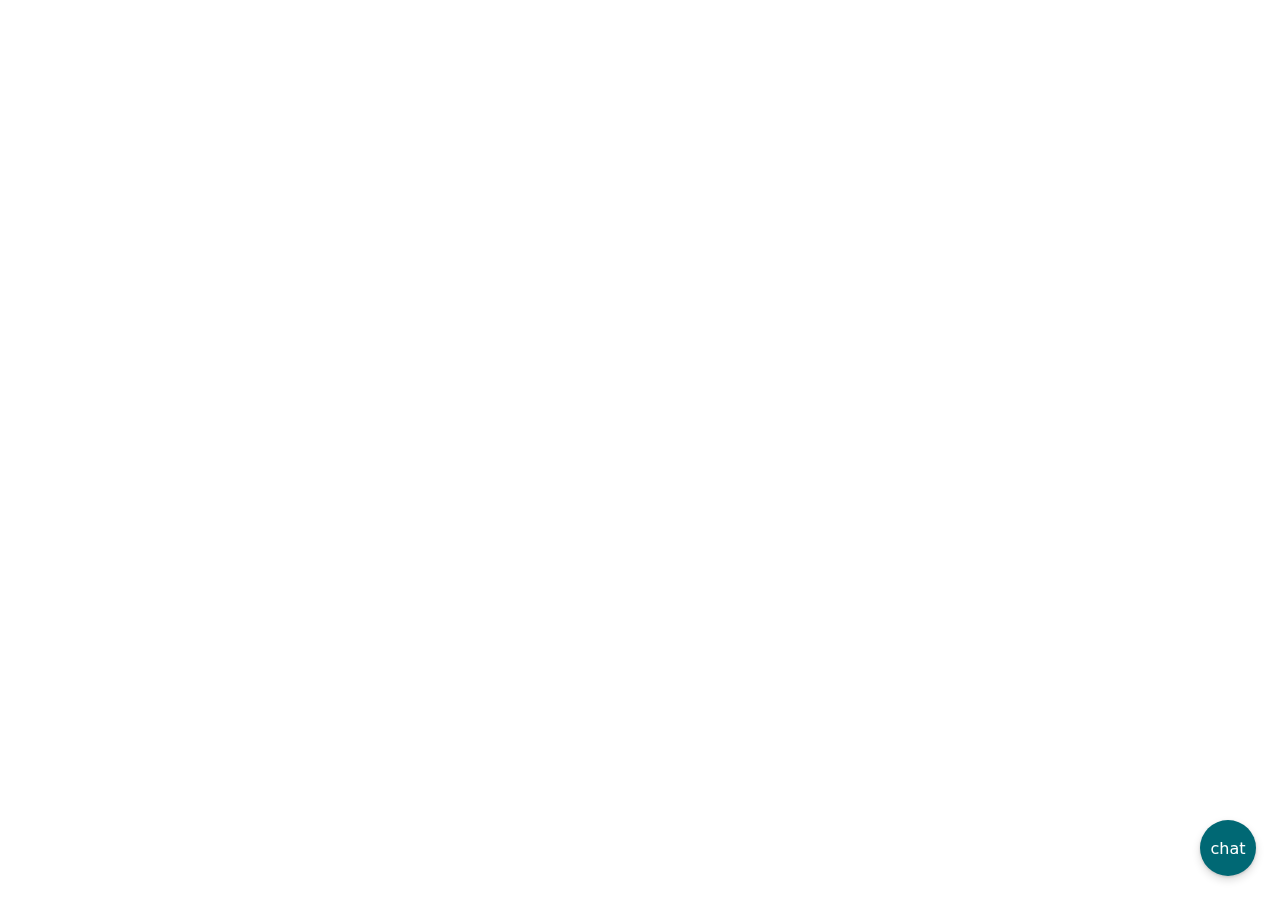
<file: newfile.html>
<!DOCTYPE html>
<html lang="en">
<head>
    <meta charset="UTF-8">
    <meta name="viewport" content="width=device-width, initial-scale=1.0">
    <title>Material 3 Chatbot with Product Display</title>
    <style>
        /* Scoped styles that won't affect the rest of the website */
        #chat-container {
            --chat-primary: #006874;
            --chat-primary-container: #a2eeff;
            --chat-on-primary: #ffffff;
            --chat-on-primary-container: #001f24;
            --chat-secondary: #4a6267;
            --chat-surface: #fafdfd;
            --chat-surface-variant: #dbe4e6;
            --chat-on-surface: #191c1d;
            --chat-on-surface-variant: #3f484a;
            --chat-outline: #6f797a;
            --chat-shadow: rgba(0, 0, 0, 0.15);
            --chat-elevation-1: 0 1px 2px rgba(0, 0, 0, 0.3);
            --chat-elevation-2: 0 1px 3px rgba(0, 0, 0, 0.15), 0 4px 8px rgba(0, 0, 0, 0.15);
            --chat-elevation-3: 0 4px 10px rgba(0, 0, 0, 0.15), 0 8px 24px rgba(0, 0, 0, 0.15);
            --chat-radius-small: 12px;
            --chat-radius-medium: 16px;
            --chat-radius-large: 28px;
            --chat-font-main: system-ui, -apple-system, BlinkMacSystemFont, 'Segoe UI', Roboto, Oxygen, Ubuntu, Cantarell, 'Open Sans', 'Helvetica Neue', sans-serif;
            
            position: fixed;
            bottom: 24px;
            right: 24px;
            z-index: 1000;
            display: flex;
            flex-direction: column;
            align-items: flex-end;
            font-family: var(--chat-font-main);
            color: var(--chat-on-surface);
            line-height: normal;
            box-sizing: border-box;
        }
        
        /* Reset for all elements inside chat container */
        #chat-container * {
            margin: 0;
            padding: 0;
            box-sizing: border-box;
            font-family: var(--chat-font-main);
            line-height: normal;
        }

        /* Chat toggle button */
        #chat-container #chat-toggle {
            width: 56px;
            height: 56px;
            border-radius: 50%;
            background-color: var(--chat-primary);
            color: var(--chat-on-primary);
            display: flex;
            align-items: center;
            justify-content: center;
            cursor: pointer;
            box-shadow: var(--chat-elevation-2);
            transition: all 0.2s ease;
            z-index: 2;
            border: none;
            outline: none;
        }

        #chat-container #chat-toggle:hover {
            background-color: #00565e;
            box-shadow: var(--chat-elevation-3);
        }

        #chat-container .chat-icon {
            font-size: 24px;
            font-family: 'Material Icons';
            font-weight: normal;
            font-style: normal;
            line-height: 1;
            letter-spacing: normal;
            text-transform: none;
            display: inline-block;
            white-space: nowrap;
            word-wrap: normal;
            direction: ltr;
            -webkit-font-feature-settings: 'liga';
            -webkit-font-smoothing: antialiased;
        }

        /* Chat window */
        #chat-container #chat-window {
            position: absolute;
            bottom: 70px;
            right: 0;
            width: 450px;
            height: 500px;
            border-radius: var(--chat-radius-large);
            background-color: var(--chat-surface);
            box-shadow: var(--chat-elevation-3);
            display: flex;
            flex-direction: column;
            overflow: hidden;
            transition: all 0.3s cubic-bezier(0.4, 0, 0.2, 1);
            transform-origin: bottom right;
            transform: scale(0);
            opacity: 0;
        }

        #chat-container #chat-window.open {
            transform: scale(1);
            opacity: 1;
        }

        /* Chat header */
        #chat-container #chat-header {
            background-color: var(--chat-primary);
            color: var(--chat-on-primary);
            padding: 16px;
            font-weight: 600;
            display: flex;
            align-items: center;
            justify-content: space-between;
            box-shadow: var(--chat-elevation-1);
        }

        #chat-container #chat-header h3 {
            font-size: 1.1rem;
            font-weight: 500;
            margin: 0;
            padding: 0;
        }

        /* Chat messages area */
        #chat-container #chat-messages {
            flex: 1;
            overflow-y: auto;
            padding: 16px;
            display: flex;
            flex-direction: column;
            gap: 16px;
            background-color: var(--chat-surface);
        }

        #chat-container .message {
            max-width: 80%;
            padding: 12px 16px;
            border-radius: var(--chat-radius-medium);
            font-size: 0.95rem;
            line-height: 1.4;
            box-shadow: none;
            border: none;
        }

        #chat-container .bot-message {
            align-self: flex-start;
            background-color: var(--chat-surface-variant);
            color: var(--chat-on-surface-variant);
            border-bottom-left-radius: 4px;
        }

        #chat-container .user-message {
            align-self: flex-end;
            background-color: var(--chat-primary-container);
            color: var(--chat-on-primary-container);
            border-bottom-right-radius: 4px;
        }

        /* Product card */
        #chat-container .product-card {
            width: 100%;
            background-color: var(--chat-surface);
            border-radius: var(--chat-radius-medium);
            overflow: hidden;
            border: 1px solid var(--chat-surface-variant);
            box-shadow: var(--chat-elevation-1);
            cursor: pointer;
            transition: all 0.2s ease;
            display: flex;
            align-items: center;
            text-decoration: none;
            color: inherit;
        }

        #chat-container .product-card:hover {
            box-shadow: var(--chat-elevation-2);
            transform: translateY(-2px);
        }

        #chat-container .product-image {
            width: 90px;
            height: 90px;
            object-fit: cover;
        }

        #chat-container .product-info {
            padding: 12px;
            flex: 1;
        }

        #chat-container .product-title {
            font-size: 0.95rem;
            font-weight: 500;
            margin-bottom: 4px;
            color: var(--chat-on-surface);
        }

        #chat-container .product-price {
            font-size: 1rem;
            font-weight: 600;
            color: var(--chat-primary);
        }

        /* Chat input area */
        #chat-container #chat-input-container {
            padding: 12px 16px;
            border-top: 1px solid var(--chat-surface-variant);
            display: flex;
            gap: 8px;
            background-color: var(--chat-surface);
        }

        #chat-container #chat-input {
            flex: 1;
            padding: 12px 16px;
            border-radius: var(--chat-radius-medium);
            border: 1px solid var(--chat-outline);
            background-color: var(--chat-surface);
            font-family: var(--chat-font-main);
            font-size: 0.95rem;
            outline: none;
            transition: border 0.2s ease;
            resize: none;
            min-height: 48px;
            max-height: 120px;
            overflow-y: auto;
            line-height: 1.4;
            color: var(--chat-on-surface);
        }

        #chat-container #chat-input:focus {
            border-color: var(--chat-primary);
        }

        #chat-container #send-button {
            width: 40px;
            height: 40px;
            border-radius: 50%;
            background-color: var(--chat-primary);
            color: var(--chat-on-primary);
            border: none;
            display: flex;
            align-items: center;
            justify-content: center;
            cursor: pointer;
            transition: background-color 0.2s ease;
            padding: 0;
        }

        #chat-container #send-button:hover {
            background-color: #00565e;
        }

        /* Typing indicator - Material 3 style */
        #chat-container .typing-indicator {
            display: flex;
            align-items: center;
            align-self: flex-start;
            background-color: var(--chat-primary-container);
            padding: 10px 16px;
            border-radius: var(--chat-radius-medium);
            border-bottom-left-radius: 4px;
            margin-top: 8px;
            box-shadow: var(--chat-elevation-1);
        }

        #chat-container .typing-indicator .dot {
            height: 8px;
            width: 8px;
            border-radius: 50%;
            background-color: var(--chat-primary);
            display: inline-block;
            margin-right: 5px;
            animation: chat-typing 1.4s infinite;
        }

        #chat-container .typing-indicator .dot:nth-child(2) {
            animation-delay: 0.2s;
        }

        #chat-container .typing-indicator .dot:nth-child(3) {
            animation-delay: 0.4s;
            margin-right: 8px;
        }
        
        #chat-container .typing-indicator .text {
            color: var(--chat-on-primary-container);
            font-size: 0.85rem;
            font-weight: 500;
        }

        @keyframes chat-typing {
            0% { transform: translateY(0); }
            50% { transform: translateY(-5px); }
            100% { transform: translateY(0); }
        }
        
        /* Disabled input state */
        #chat-container #chat-input:disabled {
            background-color: var(--chat-surface-variant);
            color: var(--chat-on-surface-variant);
            opacity: 0.7;
            cursor: not-allowed;
        }
        
        #chat-container #send-button:disabled {
            background-color: var(--chat-surface-variant);
            color: var(--chat-on-surface-variant);
            opacity: 0.7;
            cursor: not-allowed;
        }
        
        /* Chat header options */
        #chat-container .header-option {
            width: 32px;
            height: 32px;
            border-radius: 50%;
            display: flex;
            align-items: center;
            justify-content: center;
            cursor: pointer;
            margin-right: 8px;
            transition: background-color 0.2s ease;
        }
        
        #chat-container .header-option:hover {
            background-color: rgba(255, 255, 255, 0.2);
        }
        
        #chat-container .header-option .chat-icon {
            font-size: 20px;
            color: var(--chat-on-primary);
        }
        
        /* System message */
        #chat-container .system-message {
            align-self: center;
            background-color: var(--chat-primary-container);
            color: var(--chat-on-primary-container);
            font-size: 0.85rem;
            padding: 8px 12px;
            border-radius: var(--chat-radius-small);
            margin: 8px 0;
            opacity: 1;
            transition: opacity 0.3s ease;
        }
        
        /* Error message */
        #chat-container .error-message {
            background-color: #ffebee;
            color: #b71c1c;
            border-left: 4px solid #f44336;
        }

        /* Responsive adjustments */
        @media (max-width: 480px) {
            #chat-container #chat-window {
                width: calc(100vw - 48px);
                height: 60vh;
                bottom: 70px;
                right: 0;
            }
        }
    </style>
</head>
<body>
    <!-- Chat Container -->
    <div id="chat-container">
        <!-- Chat Window -->
        <div id="chat-window">
            <!-- Chat Header -->
            <div id="chat-header">
                <h3>Product Assistant</h3>
                <span class="material-icons" id="minimize-chat">remove</span>
            </div>
            
            <!-- Chat Messages -->
            <div id="chat-messages">
                <div class="message bot-message">
                    Hi there! I'm your product assistant. Ask me about our products, and I'll show you some options.
                </div>
            </div>
            
            <!-- Chat Input Container -->
            <div id="chat-input-container">
                <textarea id="chat-input" placeholder="Type a message..."></textarea>
                <button id="send-button">
                    <span class="material-icons">send</span>
                </button>
            </div>
        </div>
        
        <!-- Chat Toggle Button -->
        <div id="chat-toggle">
            <span class="material-icons">chat</span>
        </div>
    </div>

    <script>
        // Load Material Icons font inline without external dependencies
        (function() {
            // Only execute if Material Icons are not already loaded
            if (!document.getElementById('material-icons-font')) {
                // This will create a more limited set of material icons needed for the chatbot
                const iconFont = document.createElement('style');
                iconFont.id = 'material-icons-font';
                iconFont.textContent = `
                    @font-face {
                        font-family: 'Material Icons';
                        font-style: normal;
                        font-weight: 400;
                        src: url('https://cdn.shopify.com/s/files/1/0744/0764/1366/files/MaterialIcons-Regular.ttf?v=1754460277') format('truetype');
                        font-display: block;
                    }

                    #chat-container .chat-icon {
                        font-family: 'Material Icons';
                        font-weight: normal;
                        font-style: normal;
                        font-size: 24px;
                        line-height: 1;
                        letter-spacing: normal;
                        text-transform: none;
                        display: inline-block;
                        white-space: nowrap;
                        direction: ltr;
                        -webkit-font-feature-settings: 'liga';
                        -webkit-font-smoothing: antialiased;
                        font-feature-settings: 'liga';
                    }
                `;

                document.head.appendChild(iconFont);
            }
        })();

        document.addEventListener('DOMContentLoaded', function() {
            // Initialize ChatBotService
            const chatService = new ChatBotService();
            
            // Initialize UI handlers
            chatService.initUI();
        });
        
        /**
         * ChatBotService - Handles communication with AI backend and UI interactions
         */
        class ChatBotService {
            constructor() {
                // DOM Elements
                this.chatToggle = document.getElementById('chat-toggle');
                this.chatWindow = document.getElementById('chat-window');
                this.minimizeChat = document.getElementById('minimize-chat');
                this.chatMessages = document.getElementById('chat-messages');
                this.chatInput = document.getElementById('chat-input');
                this.sendButton = document.getElementById('send-button');
                
                // Configuration
                this.config = {
                    timeout: 30000,              // Maximum request timeout (ms)
                    maxRetries: 3,               // Maximum number of retry attempts
                    retryDelay: 1000,            // Base delay between retries (ms)
                    debounceDelay: 300,          // Debounce delay for input (ms)
                    apiEndpoint: 'https://your-api-endpoint.com/chat',   // AI service endpoint URL
                    maxConcurrentRequests: 2     // Limit concurrent API requests
                };
                
                // Conversation state
                this.conversationHistory = [];
                this.rememberMode = false;
                this.sessionId = this.getSessionId();
                
                // Request state
                this.isProcessingRequest = false;
                this.abortController = null;
                this.requestQueue = [];
                this.isAITyping = false;
                
                // Performance optimization
                this.responseCache = new Map();
                
                // Sample product data
                this.products = [
                    {
                        id: 1,
                        title: "Arduino Uno R3",
                        price: "$22.99",
                        image: "[data-uri]",
                        link: "https://example.com/arduino-uno"
                    },
                    {
                        id: 2,
                        title: "Raspberry Pi 4 Model B",
                        price: "$45.99",
                        image: "[data-uri]",
                        link: "https://example.com/raspberry-pi-4"
                    },
                    {
                        id: 3,
                        title: "ESP32 Development Board",
                        price: "$10.99",
                        image: "[data-uri]",
                        link: "https://example.com/esp32"
                    }
                ];
                
                // Add chat header options
                this.addHeaderOptions();
            }
            
            /**
             * Initialize UI event handlers
             */
            initUI() {
                // Toggle chat window
                this.chatToggle.addEventListener('click', () => this.toggleChatWindow());
                
                // Minimize chat
                this.minimizeChat.addEventListener('click', () => this.minimizeChatWindow());
                
                // Send button click
                this.sendButton.addEventListener('click', () => this.sendMessage());
                
                // Enter key press
                this.chatInput.addEventListener('keypress', (e) => {
                    if (e.key === 'Enter' && !e.shiftKey) {
                        e.preventDefault(); // Prevent default behavior (new line)
                        this.sendMessage();
                    }
                });
                
                // Auto-resize textarea based on content
                this.chatInput.addEventListener('input', function() {
                    // Reset height to auto to properly calculate the new height
                    this.style.height = 'auto';
                    
                    // Set new height based on scrollHeight (content height)
                    // Limit to max-height defined in CSS
                    const newHeight = Math.min(this.scrollHeight, 120);
                    this.style.height = newHeight + 'px';
                });
                
                // Add welcome message
                this.addMessage("Hi there! I'm your product assistant. Ask me about our products, and I'll show you some options.", 'bot');
            }
            
            /**
             * Add options to chat header
             */
            addHeaderOptions() {
                const headerElement = document.getElementById('chat-header');
                
                // Create memory mode toggle
                const memoryToggle = document.createElement('div');
                memoryToggle.classList.add('header-option');
                memoryToggle.innerHTML = '<span class="chat-icon">memory</span>';
                memoryToggle.title = "Toggle Memory Mode";
                memoryToggle.addEventListener('click', () => this.toggleRememberMode());
                
                // Create reset button
                const resetButton = document.createElement('div');
                resetButton.classList.add('header-option');
                resetButton.innerHTML = '<span class="chat-icon">refresh</span>';
                resetButton.title = "Reset Conversation";
                resetButton.addEventListener('click', () => this.resetConversation());
                
                // Add the options to header
                headerElement.insertBefore(resetButton, this.minimizeChat);
                headerElement.insertBefore(memoryToggle, resetButton);
            }
            
            /**
             * Toggle chat window visibility
             */
            toggleChatWindow() {
                this.chatWindow.classList.toggle('open');
                
                // Change icon based on state
                const icon = this.chatToggle.querySelector('.chat-icon');
                if (this.chatWindow.classList.contains('open')) {
                    icon.textContent = 'close';
                    this.chatInput.focus();
                } else {
                    icon.textContent = 'chat';
                }
            }
            
            /**
             * Minimize chat window
             */
            minimizeChatWindow() {
                this.chatWindow.classList.remove('open');
                this.chatToggle.querySelector('.chat-icon').textContent = 'chat';
            }
            
            /**
             * Send user message to AI and process response
             */
            async sendMessage() {
                const message = this.chatInput.value.trim();
                if (!message || this.isAITyping) return;
                
                this.addMessage(message, 'user');
                this.chatInput.value = '';
                this.chatInput.style.height = 'auto';
                
                // Add to conversation history if remember mode is on
                if (this.rememberMode) {
                    this.conversationHistory.push({ role: 'user', content: message });
                }
                
                // Disable input while AI is processing
                this.setInputDisabled(true);
                this.showTypingIndicator();
                
                try {
                    // For demo purposes, use local response processor
                    // In production, this would call the backend API
                    const response = await this.getAIResponse(message);
                    this.hideTypingIndicator();
                    
                    // Process different response types
                    if (typeof response === 'string') {
                        this.addMessage(response, 'bot');
                    } else if (response.products) {
                        this.addProductsFromResponse(response.products);
                    }
                    
                    // Add AI response to history if remember mode is on
                    if (this.rememberMode) {
                        this.conversationHistory.push({ 
                            role: 'assistant', 
                            content: typeof response === 'string' ? response : JSON.stringify(response)
                        });
                    }
                } catch (error) {
                    this.hideTypingIndicator();
                    this.handleError(error);
                } finally {
                    this.setInputDisabled(false);
                }
            }
            
            /**
             * Make API request to the backend
             */
            async makeRequest(data, retryCount = 0) {
                try {
                    console.log(`Sending request with data: ${JSON.stringify(data)}`);
                    
                    // Set up abort controller with timeout
                    this.abortController = new AbortController();
                    const timeoutId = setTimeout(() => {
                        this.abortController.abort();
                        throw new Error('Request timeout');
                    }, this.config.timeout);
                    
                    const response = await fetch(this.config.apiEndpoint, {
                        method: 'POST',
                        headers: {
                            'Content-Type': 'application/json',
                            'X-Requested-With': 'XMLHttpRequest'
                        },
                        body: JSON.stringify(data),
                        signal: this.abortController.signal
                    });
                    
                    clearTimeout(timeoutId);
                    
                    if (!response.ok) {
                        throw new Error(`HTTP ${response.status}: ${response.statusText}`);
                    }
                    
                    const result = await response.json();
                    
                    if (result.error) {
                        throw new Error(result.error || 'Unknown server error');
                    }
                    
                    return result.reply;
                    
                } catch (error) {
                    if (error.name === 'AbortError') {
                        throw new Error('Request was cancelled');
                    }
                    
                    if (error.message === 'Request timeout') {
                        throw new Error('Server response timeout (30s)');
                    }
                    
                    // Retry logic for network errors
                    if (retryCount < this.config.maxRetries && this.isRetryableError(error)) {
                        await this.delay(this.config.retryDelay * Math.pow(2, retryCount));
                        return this.makeRequest(data, retryCount + 1);
                    }
                    
                    throw error;
                }
            }
            
            /**
             * Get AI response - with caching
             */
            async getAIResponse(message) {
                // Check cache first for performance
                const cacheKey = this.rememberMode ? 
                    `${message}_${JSON.stringify(this.conversationHistory)}` : 
                    message;
                
                if (this.responseCache.has(cacheKey)) {
                    // Simulate network delay for cached responses
                    await this.delay(500 + Math.random() * 1000);
                    return this.responseCache.get(cacheKey);
                }
                
                // For demo, simulate API response
                // In production, this would be a real API call using makeRequest
                // const requestData = {
                //     message: message,
                //     conversation_history: this.rememberMode ? this.conversationHistory : [],
                //     session_id: this.sessionId
                // };
                // const response = await this.makeRequest(requestData);
                
                // Simulate backend response for demo
                const response = await this.simulateAPIResponse(message);
                
                // Cache the response
                this.responseCache.set(cacheKey, response);
                
                // Limit cache size for memory management
                if (this.responseCache.size > 100) {
                    const firstKey = this.responseCache.keys().next().value;
                    this.responseCache.delete(firstKey);
                }
                
                return response;
            }
            
            /**
             * Simulate API response for demo purposes
             * In production, this would be replaced with actual API calls
             */
            async simulateAPIResponse(message) {
                const lowerMessage = message.toLowerCase();
                await this.delay(1000 + Math.random() * 2000); // Simulate network delay
                
                // Check if message contains keywords for microcontrollers
                if (lowerMessage.includes('arduino') || 
                    lowerMessage.includes('microcontroller') || 
                    lowerMessage.includes('raspberry') || 
                    lowerMessage.includes('controller') || 
                    lowerMessage.includes('board') || 
                    lowerMessage.includes('electronic')) {
                    
                    // Return product list response
                    return {
                        type: 'products',
                        message: "Here are some products you might be interested in:",
                        products: this.products
                    };
                } 
                // Check if asking for specific product
                else if (lowerMessage.includes('arduino uno')) {
                    return {
                        type: 'products',
                        message: "Here's the Arduino Uno you asked about:",
                        products: [this.products[0]]
                    };
                }
                else if (lowerMessage.includes('raspberry pi')) {
                    return {
                        type: 'products',
                        message: "Here's the Raspberry Pi you asked about:",
                        products: [this.products[1]]
                    };
                }
                else if (lowerMessage.includes('esp32')) {
                    return {
                        type: 'products',
                        message: "Here's the ESP32 you asked about:",
                        products: [this.products[2]]
                    };
                }
                else if (lowerMessage.includes('memory') || lowerMessage.includes('remember')) {
                    return `Memory mode is currently ${this.rememberMode ? 'enabled' : 'disabled'}. You can toggle it by clicking the memory icon in the header.`;
                }
                else if (lowerMessage.includes('reset') || lowerMessage.includes('clear')) {
                    return "You can reset our conversation by clicking the refresh icon in the header.";
                }
                // Handle "remember mode" context
                else if (this.rememberMode && this.conversationHistory.length > 0) {
                    // Example of using context in responses
                    const userMentionedProducts = this.conversationHistory.some(msg => 
                        msg.role === 'user' && 
                        (msg.content.toLowerCase().includes('arduino') || 
                         msg.content.toLowerCase().includes('raspberry') ||
                         msg.content.toLowerCase().includes('esp32'))
                    );
                    
                    if (userMentionedProducts && (lowerMessage.includes('price') || lowerMessage.includes('cost'))) {
                        return "Based on our conversation, I see you're interested in our microcontrollers. Prices range from $10.99 for the ESP32 to $45.99 for the Raspberry Pi 4.";
                    }
                }
                
                // Default response
                return "I can help you find microcontrollers and development boards. Try asking about Arduino, Raspberry Pi, or ESP32!";
            }
            
            /**
             * Check if error is retryable
             */
            isRetryableError(error) {
                const retryableErrors = [
                    'NetworkError',
                    'TypeError',
                    'Failed to fetch'
                ];
                return retryableErrors.some(errorType => 
                    error.message.includes(errorType) || error.name === errorType
                );
            }
            
            /**
             * Handle errors with user-friendly messages
             */
            handleError(error) {
                console.error('ChatBot error:', error);
                
                const errorDiv = document.createElement('div');
                errorDiv.className = 'message error-message';
                errorDiv.textContent = `Error: ${error.message}`;
                this.chatMessages.appendChild(errorDiv);
                this.scrollToBottom();
                
                // Auto-remove error message after 5 seconds
                setTimeout(() => {
                    if (errorDiv.parentNode) {
                        errorDiv.remove();
                    }
                }, 5000);
            }
            
            /**
             * Get or create session ID
             */
            getSessionId() {
                // Using a basic session ID generation method to avoid localStorage
                return 'session_' + Date.now() + '_' + Math.random().toString(36).substr(2, 9);
            }
            
            /**
             * Toggle remember mode
             */
            toggleRememberMode() {
                this.rememberMode = !this.rememberMode;
                
                // Show feedback
                const mode = this.rememberMode ? 'enabled' : 'disabled';
                this.addSystemMessage(`Memory Mode ${mode}. ${this.rememberMode ? 'I will now remember our conversation context.' : 'Conversation context will not be saved.'}`);
            }
            
            /**
             * Reset conversation
             */
            resetConversation() {
                // Clear conversation history
                this.conversationHistory = [];
                
                // Clear chat messages
                while (this.chatMessages.firstChild) {
                    this.chatMessages.removeChild(this.chatMessages.firstChild);
                }
                
                // Cancel any pending requests
                if (this.abortController) {
                    this.abortController.abort();
                }
                
                // Clear cache
                this.responseCache.clear();
                
                // Generate new session ID
                this.sessionId = this.getSessionId();
                
                // Add welcome message
                this.addSystemMessage('Conversation has been reset.');
                this.addMessage("Hi there! I'm your product assistant. Ask me about our products, and I'll show you some options.", 'bot');
            }
            
            /**
             * Cleanup resources
             */
            cleanup() {
                if (this.abortController) {
                    this.abortController.abort();
                }
                this.responseCache.clear();
            }
            
            /**
             * Add message to chat
             */
            addMessage(text, sender) {
                const messageDiv = document.createElement('div');
                messageDiv.classList.add('message');
                messageDiv.classList.add(sender + '-message');
                messageDiv.textContent = text;
                this.chatMessages.appendChild(messageDiv);
                
                this.scrollToBottom();
            }
            
            /**
             * Add system message to chat (for notifications)
             */
            addSystemMessage(text) {
                const messageDiv = document.createElement('div');
                messageDiv.classList.add('message', 'system-message');
                messageDiv.textContent = text;
                this.chatMessages.appendChild(messageDiv);
                
                this.scrollToBottom();
                
                // Auto-remove system message after 5 seconds
                setTimeout(() => {
                    if (messageDiv.parentNode) {
                        messageDiv.style.opacity = '0';
                        setTimeout(() => {
                            if (messageDiv.parentNode) {
                                messageDiv.remove();
                            }
                        }, 300);
                    }
                }, 5000);
            }
            
            /**
             * Add products from response
             */
            addProductsFromResponse(products) {
                // Add intro message
                this.addMessage("Here are some products you might be interested in:", 'bot');
                
                // Add each product
                products.forEach((product, index) => {
                    setTimeout(() => {
                        this.addProduct(product);
                    }, index * 300);
                });
            }
            
            /**
             * Add product to chat
             */
            addProduct(product) {
                const productDiv = document.createElement('div');
                productDiv.classList.add('message', 'bot-message');
                
                const productLink = document.createElement('a');
                productLink.classList.add('product-card');
                productLink.href = product.link;
                productLink.target = "_blank";
                
                productLink.innerHTML = `
                    <img src="${product.image}" alt="${product.title}" class="product-image">
                    <div class="product-info">
                        <h4 class="product-title">${product.title}</h4>
                        <p class="product-price">${product.price}</p>
                    </div>
                `;
                
                productDiv.appendChild(productLink);
                this.chatMessages.appendChild(productDiv);
                
                this.scrollToBottom();
            }
            
            /**
             * Show typing indicator
             */
            showTypingIndicator() {
                this.isAITyping = true;
                const typingDiv = document.createElement('div');
                typingDiv.classList.add('typing-indicator');
                typingDiv.innerHTML = `
                    <div class="dot"></div>
                    <div class="dot"></div>
                    <div class="dot"></div>
                    <span class="text">Assistant is typing...</span>
                `;
                typingDiv.id = 'typing-indicator';
                this.chatMessages.appendChild(typingDiv);
                
                this.scrollToBottom();
            }
            
            /**
             * Hide typing indicator
             */
            hideTypingIndicator() {
                this.isAITyping = false;
                const typingIndicator = document.getElementById('typing-indicator');
                if (typingIndicator) {
                    typingIndicator.remove();
                }
            }
            
            /**
             * Set input disabled state
             */
            setInputDisabled(disabled) {
                this.chatInput.disabled = disabled;
                this.sendButton.disabled = disabled;
                
                if (!disabled) {
                    this.chatInput.focus();
                }
            }
            
            /**
             * Scroll chat to bottom
             */
            scrollToBottom() {
                this.chatMessages.scrollTop = this.chatMessages.scrollHeight;
            }
            
            /**
             * Utility function for delays
             */
            delay(ms) {
                return new Promise(resolve => setTimeout(resolve, ms));
            }
        }
    </script>   
</body>
</html>
</file>
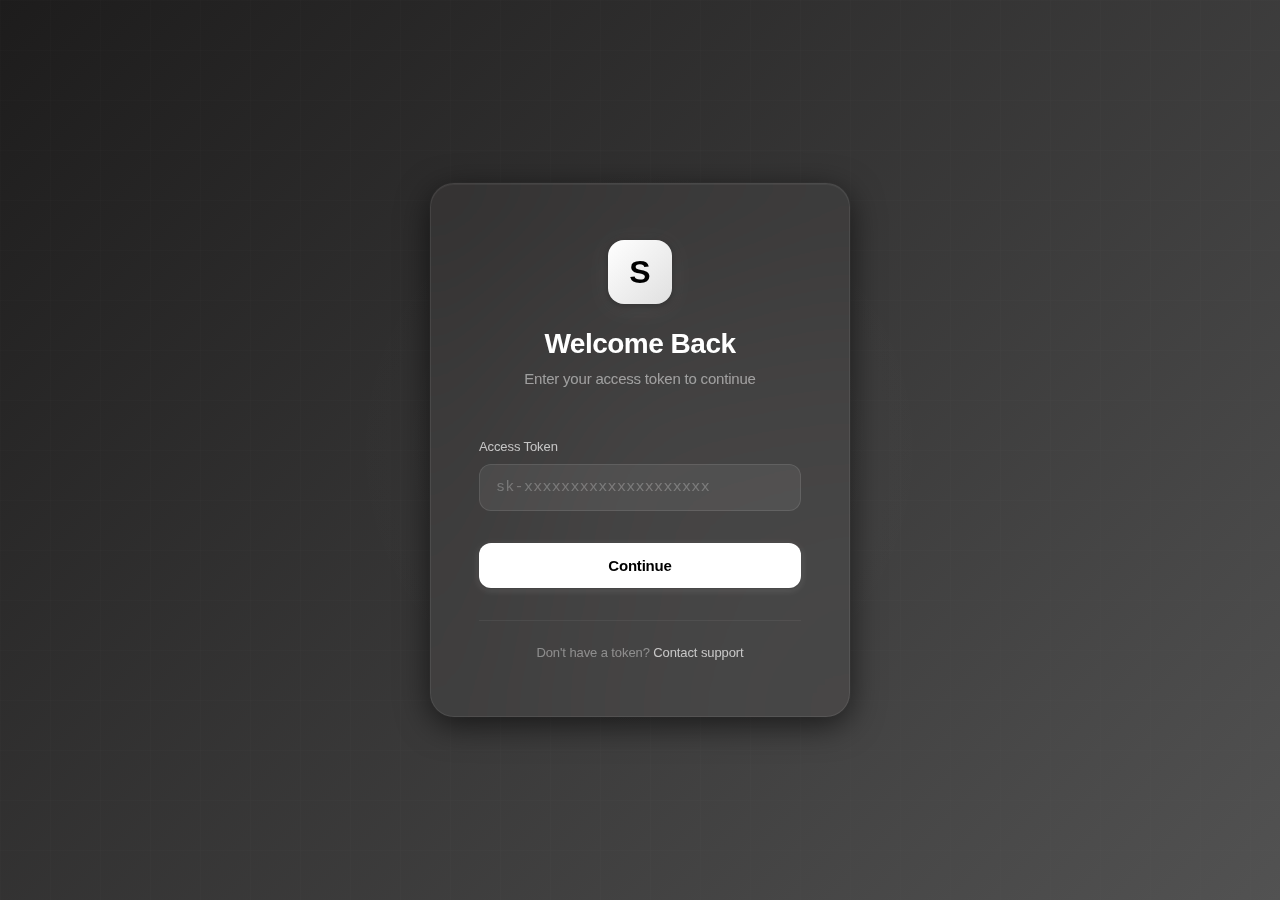
<file: Pages/auth.html>
<!DOCTYPE html>
<html lang="en">
  <head>
    <meta charset="UTF-8" />
    <meta name="viewport" content="width=device-width, initial-scale=1.0" />
    <title>Access Token Authentication</title>
    <style>
      * {
        margin: 0;
        padding: 0;
        box-sizing: border-box;
      }

      body {
        font-family: -apple-system, BlinkMacSystemFont, "SF Pro Display",
          "Segoe UI", sans-serif;
        background: linear-gradient(135deg, #1d1c1c, #525252);

        min-height: 100vh;
        display: flex;
        align-items: center;
        justify-content: center;
        padding: 20px;
        position: relative;
        overflow: hidden;
      }

      /* Subtle grid pattern */
      body::before {
        content: "";
        position: absolute;
        top: 0;
        left: 0;
        right: 0;
        bottom: 0;
        background-image: linear-gradient(
            rgba(255, 255, 255, 0.02) 1px,
            transparent 1px
          ),
          linear-gradient(90deg, rgba(255, 255, 255, 0.02) 1px, transparent 1px);
        background-size: 50px 50px;
        opacity: 0.5;
      }

      /* Subtle gradient orb */
      body::after {
        content: "";
        position: absolute;
        width: 600px;
        height: 600px;
        background: radial-gradient(
          circle,
          rgba(255, 255, 255, 0.03) 0%,
          transparent 70%
        );
        border-radius: 50%;
        top: 50%;
        left: 50%;
        transform: translate(-50%, -50%);
        animation: pulse 8s ease-in-out infinite;
      }

      @keyframes pulse {
        0%,
        100% {
          transform: translate(-50%, -50%) scale(1);
          opacity: 0.3;
        }
        50% {
          transform: translate(-50%, -50%) scale(1.1);
          opacity: 0.5;
        }
      }

      /* Glass morphism container */
      .auth-container {
        background: rgba(255, 255, 255, 0.03);
        backdrop-filter: blur(40px) saturate(180%);
        -webkit-backdrop-filter: blur(40px) saturate(180%);
        border-radius: 24px;
        border: 1px solid rgba(255, 255, 255, 0.08);
        box-shadow: 0 8px 32px rgba(0, 0, 0, 0.6),
          inset 0 1px 0 rgba(255, 255, 255, 0.05),
          0 0 0 1px rgba(255, 255, 255, 0.02);
        width: 100%;
        max-width: 420px;
        padding: 56px 48px;
        animation: slideUp 0.7s cubic-bezier(0.16, 1, 0.3, 1);
        position: relative;
        z-index: 1;
      }

      @keyframes slideUp {
        from {
          opacity: 0;
          transform: translateY(30px) scale(0.96);
          filter: blur(10px);
        }
        to {
          opacity: 1;
          transform: translateY(0) scale(1);
          filter: blur(0);
        }
      }

      .logo-container {
        text-align: center;
        margin-bottom: 48px;
      }

      .logo {
        width: 64px;
        height: 64px;
        background: linear-gradient(135deg, #ffffff 0%, #e0e0e0 100%);
        border-radius: 16px;
        display: inline-flex;
        align-items: center;
        justify-content: center;
        font-size: 32px;
        color: #000000;
        font-weight: 600;
        margin-bottom: 24px;
        box-shadow: 0 4px 24px rgba(255, 255, 255, 0.1),
          0 2px 8px rgba(0, 0, 0, 0.4);
        animation: logoFloat 4s ease-in-out infinite;
      }

      @keyframes logoFloat {
        0%,
        100% {
          transform: translateY(0);
        }
        50% {
          transform: translateY(-6px);
        }
      }

      h1 {
        font-size: 28px;
        color: #ffffff;
        margin-bottom: 8px;
        font-weight: 600;
        letter-spacing: -0.5px;
      }

      .subtitle {
        color: rgba(255, 255, 255, 0.5);
        font-size: 15px;
        line-height: 1.5;
        font-weight: 400;
        letter-spacing: -0.2px;
      }

      .form-group {
        margin-bottom: 20px;
      }

      label {
        display: block;
        color: rgba(255, 255, 255, 0.7);
        font-size: 13px;
        font-weight: 500;
        margin-bottom: 10px;
        letter-spacing: -0.1px;
      }

      .input-wrapper {
        position: relative;
      }

      input[type="text"] {
        width: 100%;
        padding: 14px 16px;
        background: rgba(255, 255, 255, 0.04);
        backdrop-filter: blur(10px);
        border: 1px solid rgba(255, 255, 255, 0.1);
        border-radius: 12px;
        font-size: 15px;
        color: #ffffff;
        transition: all 0.3s cubic-bezier(0.4, 0, 0.2, 1);
        outline: none;
        font-family: "SF Mono", "Monaco", "Courier New", monospace;
        letter-spacing: 0.3px;
      }

      input[type="text"]:focus {
        background: rgba(255, 255, 255, 0.06);
        border-color: rgba(255, 255, 255, 0.2);
        box-shadow: 0 0 0 4px rgba(255, 255, 255, 0.05),
          0 4px 12px rgba(0, 0, 0, 0.3);
        transform: translateY(-1px);
      }

      input[type="text"]::placeholder {
        color: rgba(255, 255, 255, 0.25);
      }

      /* Apple-style button */
      .btn-submit {
        width: 100%;
        padding: 14px;
        background: #ffffff;
        color: #000000;
        border: none;
        border-radius: 12px;
        font-size: 15px;
        font-weight: 600;
        letter-spacing: -0.2px;
        cursor: pointer;
        transition: all 0.2s cubic-bezier(0.4, 0, 0.2, 1);
        margin-top: 12px;
        box-shadow: 0 2px 8px rgba(255, 255, 255, 0.15),
          0 1px 2px rgba(0, 0, 0, 0.3);
        position: relative;
        overflow: hidden;
      }

      .btn-submit::before {
        content: "";
        position: absolute;
        top: 0;
        left: 0;
        right: 0;
        bottom: 0;
        background: linear-gradient(
          180deg,
          rgba(255, 255, 255, 0) 0%,
          rgba(0, 0, 0, 0.05) 100%
        );
        opacity: 0;
        transition: opacity 0.2s ease;
      }

      .btn-submit:hover {
        transform: translateY(-1px);
        box-shadow: 0 4px 16px rgba(255, 255, 255, 0.2),
          0 2px 4px rgba(0, 0, 0, 0.3);
      }

      .btn-submit:hover::before {
        opacity: 1;
      }

      .btn-submit:active {
        transform: scale(0.98);
        box-shadow: 0 1px 4px rgba(255, 255, 255, 0.1),
          0 1px 2px rgba(0, 0, 0, 0.3);
      }

      .help-text {
        margin-top: 32px;
        padding-top: 24px;
        border-top: 1px solid rgba(255, 255, 255, 0.06);
        text-align: center;
        font-size: 13px;
        color: rgba(255, 255, 255, 0.4);
        letter-spacing: -0.1px;
      }

      .help-text a {
        color: rgba(255, 255, 255, 0.7);
        text-decoration: none;
        font-weight: 500;
        transition: color 0.2s ease;
      }

      .help-text a:hover {
        color: #ffffff;
      }

      /* Glass cards for messages */
      .error-message,
      .success-message {
        display: none;
        margin-top: 16px;
        padding: 12px 16px;
        backdrop-filter: blur(10px);
        border-radius: 10px;
        font-size: 13px;
        font-weight: 400;
        letter-spacing: -0.1px;
        animation: messageSlide 0.3s cubic-bezier(0.4, 0, 0.2, 1);
      }

      @keyframes messageSlide {
        from {
          opacity: 0;
          transform: translateY(-8px);
        }
        to {
          opacity: 1;
          transform: translateY(0);
        }
      }

      .error-message {
        background: rgba(255, 69, 58, 0.1);
        border: 1px solid rgba(255, 69, 58, 0.2);
        color: #ff453a;
      }

      .error-message.show {
        display: flex;
        align-items: center;
        gap: 8px;
      }

      .success-message {
        background: rgba(52, 199, 89, 0.1);
        border: 1px solid rgba(52, 199, 89, 0.2);
        color: #32d74b;
      }

      .success-message.show {
        display: flex;
        align-items: center;
        gap: 8px;
      }

      /* Icon indicators */
      .message-icon {
        font-size: 16px;
      }

      /* Loading state */
      .btn-submit.loading {
        pointer-events: none;
        opacity: 0.6;
      }

      .btn-submit.loading::after {
        content: "";
        position: absolute;
        width: 14px;
        height: 14px;
        top: 50%;
        left: 50%;
        margin-left: -7px;
        margin-top: -7px;
        border: 2px solid rgba(0, 0, 0, 0.2);
        border-radius: 50%;
        border-top-color: #000000;
        animation: spin 0.6s linear infinite;
      }

      @keyframes spin {
        to {
          transform: rotate(360deg);
        }
      }

      /* Responsive Design */
      @media (max-width: 768px) {
        body {
          padding: 16px;
        }

        .auth-container {
          max-width: 100%;
          padding: 48px 36px;
        }
      }

      @media (max-width: 480px) {
        body {
          padding: 12px;
        }

        .auth-container {
          padding: 40px 28px;
          border-radius: 20px;
          max-width: 100%;
        }

        h1 {
          font-size: 26px;
        }

        .subtitle {
          font-size: 14px;
        }

        .logo {
          width: 56px;
          height: 56px;
          font-size: 28px;
          border-radius: 14px;
        }

        input[type="text"] {
          padding: 13px 15px;
          font-size: 15px;
        }

        .btn-submit {
          padding: 13px;
          font-size: 15px;
        }
      }

      @media (max-width: 360px) {
        body {
          padding: 8px;
        }

        .auth-container {
          padding: 36px 24px;
        }

        h1 {
          font-size: 24px;
        }

        .subtitle {
          font-size: 13px;
        }
      }

      /* Reduce motion for accessibility */
      @media (prefers-reduced-motion: reduce) {
        *,
        *::before,
        *::after {
          animation-duration: 0.01ms !important;
          animation-iteration-count: 1 !important;
          transition-duration: 0.01ms !important;
        }
      }
    </style>
  </head>
  <body>
    <div class="auth-container">
      <div class="logo-container">
        <div class="logo">S</div>
        <h1>Welcome Back</h1>
        <p class="subtitle">Enter your access token to continue</p>
      </div>

      <form id="authForm">
        <div class="form-group">
          <label for="accessToken">Access Token</label>
          <div class="input-wrapper">
            <input
              type="text"
              id="accessToken"
              name="accessToken"
              placeholder="sk-xxxxxxxxxxxxxxxxxxxx"
              required
              autocomplete="off"
              spellcheck="false"
            />
          </div>
        </div>

        <button type="submit" class="btn-submit">
          <span class="btn-text">Continue</span>
        </button>

        <div id="errorMessage" class="error-message">
          <span class="message-icon">⚠</span>
          <span>Invalid access token. Please try again.</span>
        </div>

        <div id="successMessage" class="success-message">
          <span class="message-icon">✓</span>
          <span>Authentication successful</span>
        </div>
      </form>

      <div class="help-text">
        Don't have a token? <a href="#contact">Contact support</a>
      </div>
    </div>

    <script>
      const form = document.getElementById("authForm");
      const tokenInput = document.getElementById("accessToken");
      const errorMessage = document.getElementById("errorMessage");
      const successMessage = document.getElementById("successMessage");
      const submitBtn = form.querySelector(".btn-submit");

      form.addEventListener("submit", function (e) {
        e.preventDefault();

        errorMessage.classList.remove("show");
        successMessage.classList.remove("show");

        const token = tokenInput.value.trim();

        if (token.length < 10) {
          errorMessage.querySelector("span:last-child").textContent =
            "Access token is too short.";
          errorMessage.classList.add("show");
          return;
        }

        submitBtn.classList.add("loading");
        submitBtn.querySelector(".btn-text").textContent = "";

        setTimeout(() => {
          submitBtn.classList.remove("loading");
          submitBtn.querySelector(".btn-text").textContent = "Continue";

          if (token.startsWith("sk-") || token.length >= 20) {
            successMessage.classList.add("show");

            setTimeout(() => {
              window.location.href = "/api/";
            }, 1200);
          } else {
            errorMessage.querySelector("span:last-child").textContent =
              "Invalid token format. Please check and try again.";
            errorMessage.classList.add("show");
          }
          const expires = new Date();
          expires.setDate(expires.getDate() + 30);

          document.cookie = `access-token=${token}; path=/; secure; samesite=strict; expires=${expires.toUTCString()}`;
        }, 1000);
      });

      tokenInput.addEventListener("input", function () {
        errorMessage.classList.remove("show");
        successMessage.classList.remove("show");
      });
    </script>
  </body>
</html>
</file>
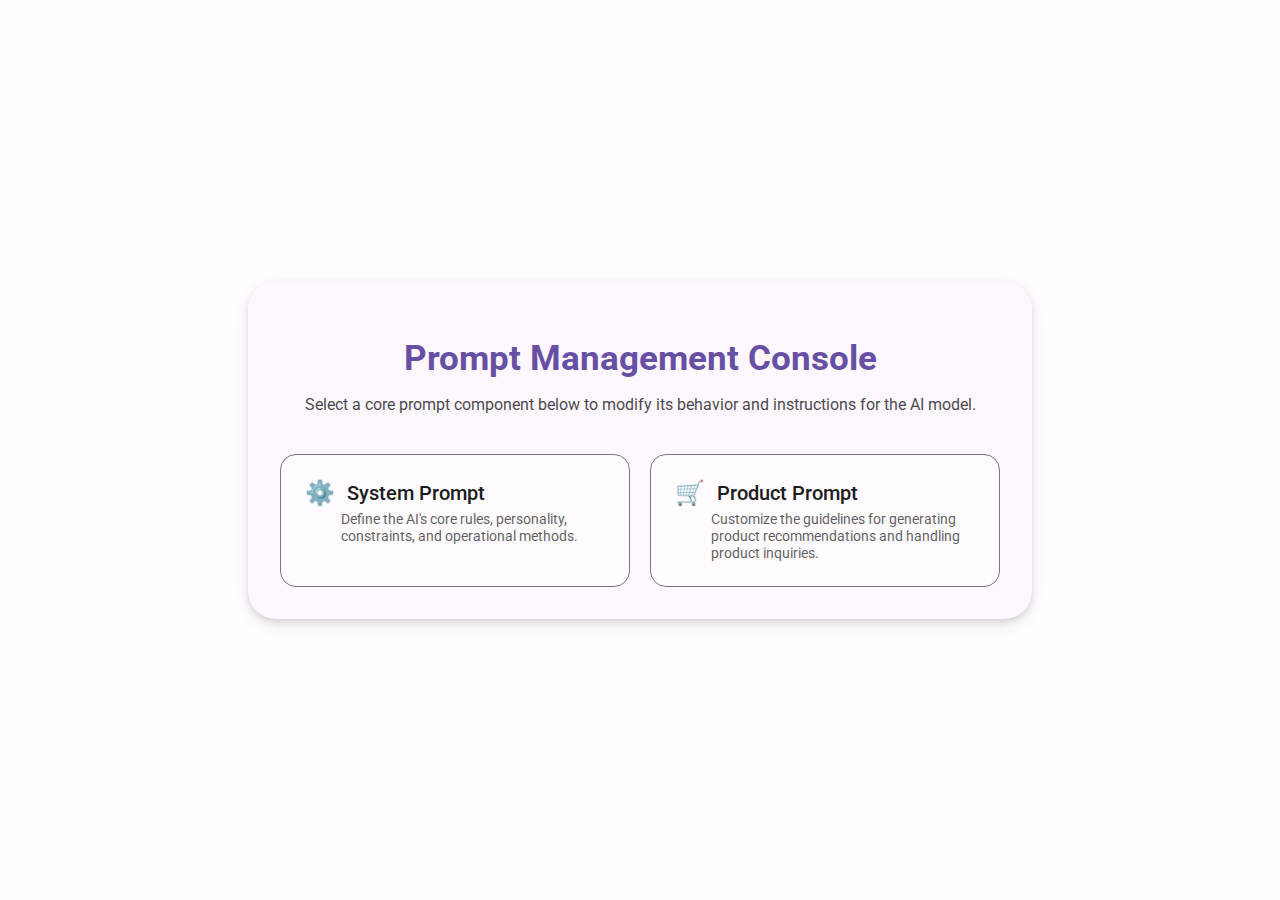
<file: Pages/edit_prompt.html>
<!DOCTYPE html>
<html lang="en">
<head>
    <meta charset="UTF-8">
    <meta name="viewport" content="width=device-width, initial-scale=1.0">
    <title>Prompt Editor Hub 🎨</title>
    <link href="https://fonts.googleapis.com/css2?family=Roboto:wght@400;500;700&display=swap" rel="stylesheet">
    <style>
        :root {
            /* Material 3 inspired colors */
            --md-sys-color-primary: #6750A4;
            --md-sys-color-on-primary: #FFFFFF;
            --md-sys-color-surface: #FFFBFE;
            --md-sys-color-on-surface: #1C1B1F;
            --md-sys-color-secondary-container: #E8DEF8;
            --md-sys-color-outline: #79747E;
        }

        body {
            font-family: 'Roboto', sans-serif;
            margin: 0;
            padding: 0;
            background-color: var(--md-sys-color-surface);
            color: var(--md-sys-color-on-surface);
            display: flex;
            justify-content: center;
            align-items: center;
            min-height: 100vh;
        }

        .card-container {
            width: 90%;
            max-width: 720px;
            padding: 32px;
            border-radius: 28px; /* M3 large radius */
            background-color: #fef7ff; /* Slightly off-white surface */
            box-shadow: 0 3px 6px rgba(0, 0, 0, 0.1), 0 6px 15px rgba(0, 0, 0, 0.08); /* Elevated shadow */
        }

        h1 {
            font-size: 2.2rem;
            font-weight: 700;
            color: var(--md-sys-color-primary);
            margin-bottom: 8px;
            text-align: center;
        }

        p {
            font-size: 1rem;
            color: var(--md-sys-color-on-surface);
            margin-bottom: 40px;
            text-align: center;
            opacity: 0.8;
        }

        .options-grid {
            display: grid;
            grid-template-columns: 1fr;
            gap: 20px;
        }

        .prompt-option {
            /* M3 Card Style */
            background-color: var(--md-sys-color-surface);
            border: 1px solid var(--md-sys-color-outline);
            border-radius: 16px;
            padding: 24px;
            text-align: left;
            cursor: pointer;
            transition: all 0.2s cubic-bezier(0.4, 0.0, 0.2, 1);
        }

        .prompt-option:hover {
            /* Elevated look on hover */
            background-color: var(--md-sys-color-secondary-container);
            box-shadow: 0 4px 8px rgba(0, 0, 0, 0.1);
            transform: translateY(-2px);
            border-color: var(--md-sys-color-primary);
        }

        .prompt-option h2 {
            font-size: 1.25rem;
            font-weight: 500;
            color: var(--md-sys-color-on-surface);
            margin: 0 0 4px 0;
            display: flex;
            align-items: center;
        }
        
        .prompt-option .icon {
            font-size: 1.5rem;
            margin-right: 12px;
            color: var(--md-sys-color-primary);
        }

        .prompt-option p {
            font-size: 0.9rem;
            color: var(--md-sys-color-on-surface);
            opacity: 0.7;
            margin: 0;
            padding-left: 36px; /* Align description under heading text */
            text-align: left;
        }
        
        /* Tablet/Desktop optimization */
        @media (min-width: 768px) {
            .options-grid {
                grid-template-columns: 1fr 1fr;
            }
        }
    </style>
</head>
<body>

    <div class="card-container">
        <h1>Prompt Management Console</h1>
        <p>Select a core prompt component below to modify its behavior and instructions for the AI model.</p>

        <div class="options-grid">
            
            <div class="prompt-option" onclick="redirectToEdit('system')">
                <h2>
                    <span class="icon">⚙️</span> System Prompt
                </h2>
                <p>Define the AI's core rules, personality, constraints, and operational methods.</p>
            </div>

            <div class="prompt-option" onclick="redirectToEdit('product')">
                <h2>
                    <span class="icon">🛒</span> Product Prompt
                </h2>
                <p>Customize the guidelines for generating product recommendations and handling product inquiries.</p>
            </div>

        </div>
    </div>

    <script>
        /**
         * Function to redirect the user to the specific editing path.
         * Constructs the URL as: [current_address]/edit/prompt=[type]
         * @param {string} promptType - 'system' or 'product'
         */
        function redirectToEdit(promptType) {
            // Get the current base URL (e.g., http://localhost:8080 or https://yourdomain.com)
            const baseUrl = window.location.href.split(/[?#]/)[0]; // Remove query params/hash

            // Construct the new path as requested
            const newPath = `edit?prompt=${promptType}`;

            // Combine the base URL and the new path and redirect
            window.location.href = baseUrl + newPath;
        }
    </script>

</body>
</html>
</file>
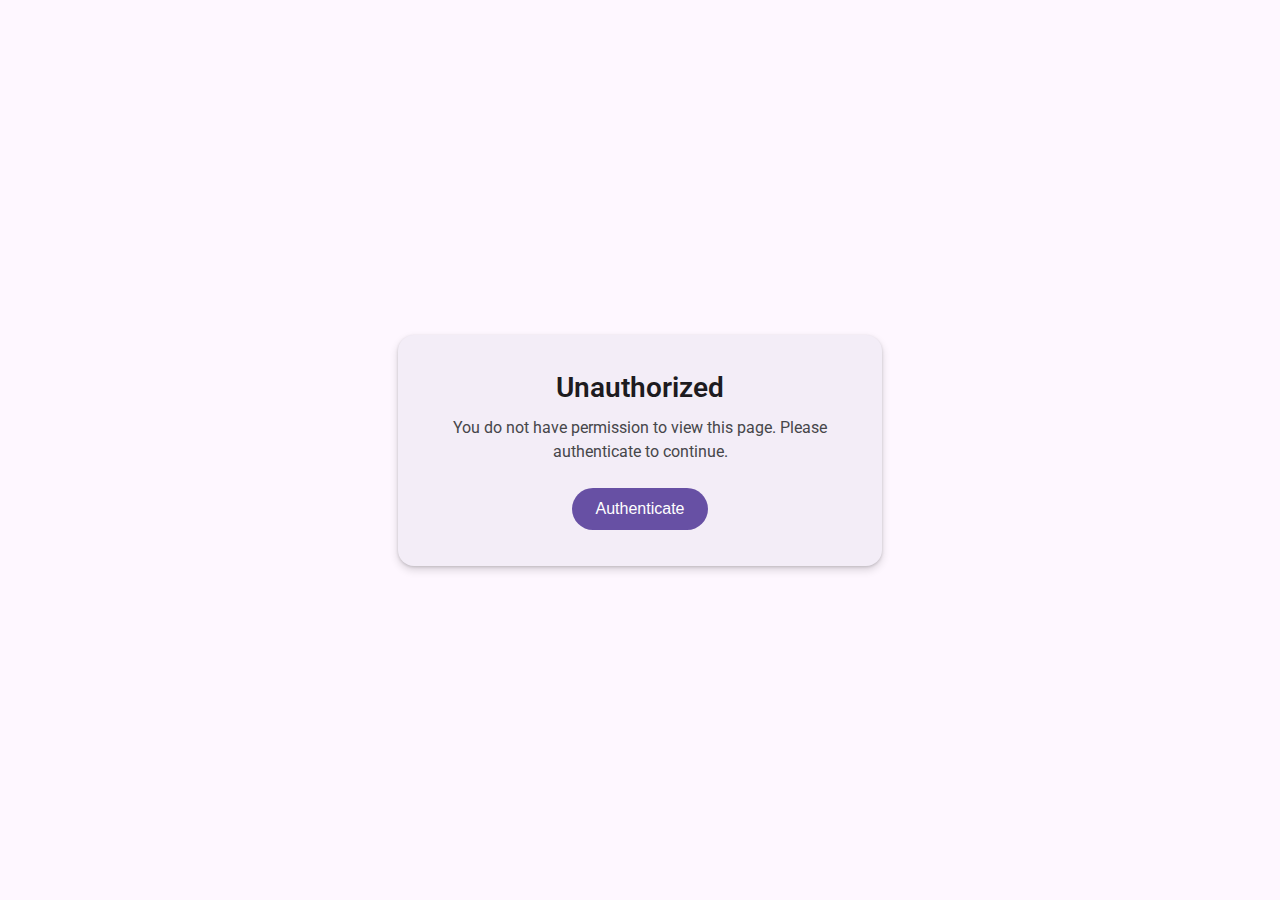
<file: Pages/unauthorized.html>
<!DOCTYPE html>
<html lang="en">
<head>
  <meta charset="UTF-8" />
  <meta name="viewport" content="width=device-width, initial-scale=1.0" />
  <title>Unauthorized</title>
  <style>
    :root {
      --md-primary: #6750a4;      /* Material 3 Primary */
      --md-primary-hover: #7f67be;
      --md-surface: #fef7ff;
      --md-surface-container: #f3edf7;
      --md-on-surface: #1d1b20;
      --md-outline: #79747e;
      --md-radius: 16px;
    }

    body {
      margin: 0;
      display: flex;
      justify-content: center;
      align-items: center;
      min-height: 100vh;
      background: var(--md-surface);
      font-family: "Roboto", sans-serif;
      color: var(--md-on-surface);
    }

    .card {
      background: var(--md-surface-container);
      padding: 36px 32px;
      border-radius: var(--md-radius);
      box-shadow:
        0 1px 3px rgba(0, 0, 0, 0.15),
        0 4px 8px rgba(0, 0, 0, 0.15);
      max-width: 420px;
      text-align: center;
    }

    h1 {
      margin: 0 0 12px;
      font-size: 1.75rem;
      font-weight: 600;
    }

    p {
      margin: 0 0 24px;
      font-size: 1rem;
      line-height: 1.5;
      color: #46464a;
    }

    .button {
      display: inline-block;
      padding: 12px 24px;
      border-radius: 9999px;
      border: none;
      font-size: 1rem;
      font-weight: 500;
      cursor: pointer;
      background: var(--md-primary);
      color: white;
      outline: none;
      transition: background 0.2s, transform 0.1s;
      position: relative;
      overflow: hidden;
    }

    .button:hover {
      background: var(--md-primary-hover);
    }

    .button:active {
      transform: scale(0.97);
    }

    /* Ripple effect */
    .button::after {
      content: "";
      position: absolute;
      border-radius: 50%;
      width: 5px;
      height: 5px;
      background: rgba(255, 255, 255, 0.6);
      opacity: 0;
      transition: transform 0.4s, opacity 0.8s;
      transform: scale(1);
      pointer-events: none;
    }

    .button:active::after {
      transform: scale(50);
      opacity: 0;
    }
  </style>

  <!-- Roboto font -->
  <link rel="preconnect" href="https://fonts.googleapis.com">
  <link
    href="https://fonts.googleapis.com/css2?family=Roboto:wght@300;400;500;700&display=swap"
    rel="stylesheet"
  />
</head>
<body>
  <div class="card">
    <h1>Unauthorized</h1>
    <p>You do not have permission to view this page. Please authenticate to continue.</p>

    <form action="/auth" method="get">
      <button class="button" type="submit">Authenticate</button>
    </form>
  </div>
</body>
</html>
</file>
